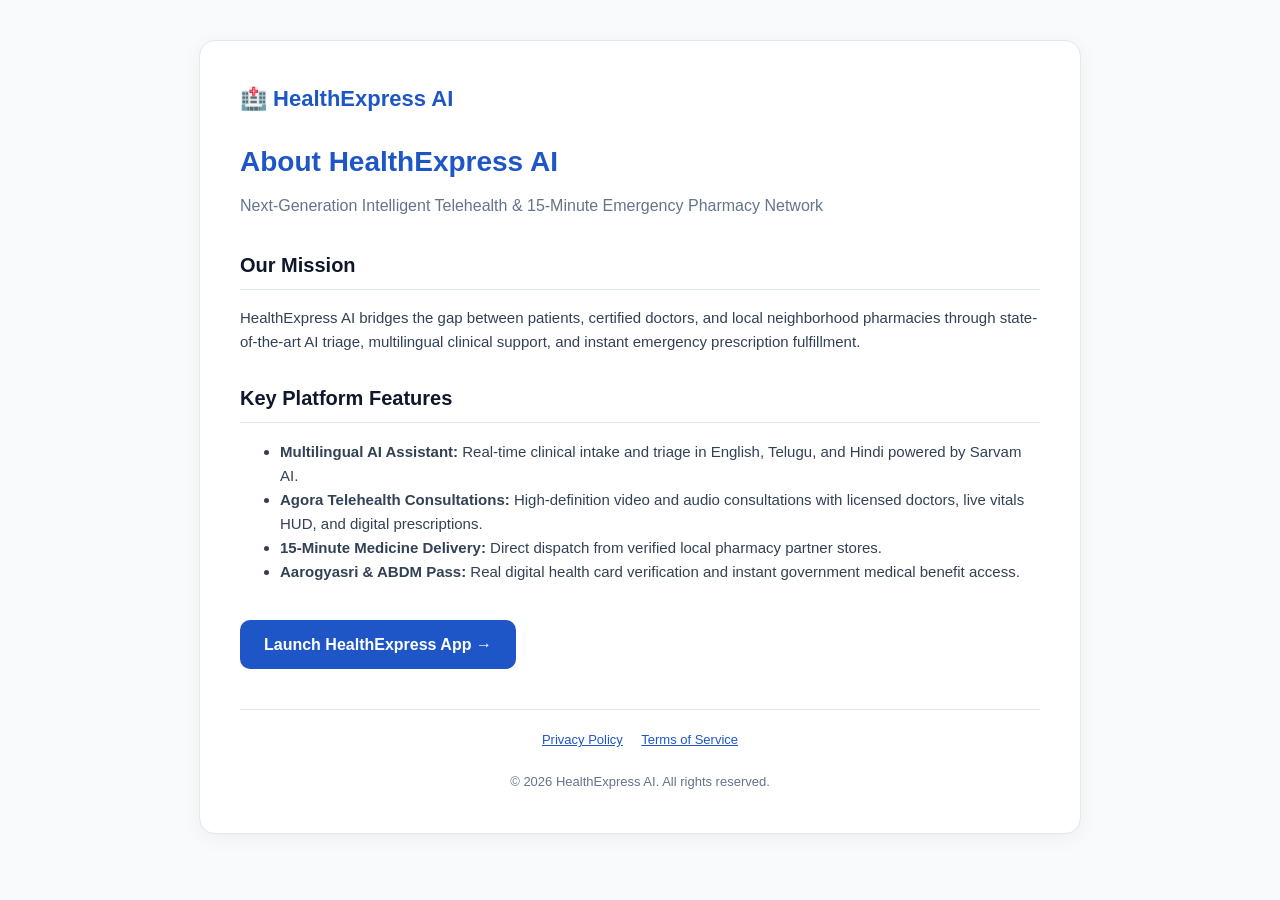
<file: about.html>
<!DOCTYPE html>
<html lang="en">
<head>
  <meta charset="UTF-8">
  <meta name="viewport" content="width=device-width, initial-scale=1.0">
  <title>About HealthExpress AI — Intelligent Healthcare Platform</title>
  <style>
    :root {
      --primary: #1E56C8;
      --text: #1E293B;
      --text-muted: #64748B;
      --bg: #F8FAFC;
      --card-bg: #FFFFFF;
      --border: #E2E8F0;
    }
    body {
      font-family: -apple-system, BlinkMacSystemFont, "Segoe UI", Roboto, Helvetica, Arial, sans-serif;
      background-color: var(--bg);
      color: var(--text);
      line-height: 1.6;
      margin: 0;
      padding: 40px 20px;
    }
    .container {
      max-width: 800px;
      margin: 0 auto;
      background: var(--card-bg);
      border: 1px solid var(--border);
      border-radius: 16px;
      padding: 40px;
      box-shadow: 0 4px 20px rgba(0, 0, 0, 0.05);
    }
    .logo {
      display: inline-flex;
      align-items: center;
      gap: 10px;
      color: var(--primary);
      font-size: 22px;
      font-weight: 800;
      margin-bottom: 24px;
      text-decoration: none;
    }
    h1 {
      font-size: 28px;
      color: var(--primary);
      margin-top: 0;
      margin-bottom: 8px;
    }
    .subtitle {
      color: var(--text-muted);
      font-size: 16px;
      margin-bottom: 30px;
    }
    h2 {
      font-size: 20px;
      margin-top: 28px;
      color: #0F172A;
      border-bottom: 1px solid var(--border);
      padding-bottom: 8px;
    }
    p, li {
      color: #334155;
      font-size: 15px;
    }
    .btn {
      display: inline-block;
      background: var(--primary);
      color: white;
      text-decoration: none;
      padding: 12px 24px;
      border-radius: 10px;
      font-weight: 700;
      margin-top: 20px;
    }
    .footer {
      margin-top: 40px;
      border-top: 1px solid var(--border);
      padding-top: 20px;
      font-size: 13px;
      color: var(--text-muted);
      text-align: center;
    }
  </style>
</head>
<body>
  <div class="container">
    <a href="./" class="logo">🏥 HealthExpress AI</a>
    <h1>About HealthExpress AI</h1>
    <div class="subtitle">Next-Generation Intelligent Telehealth & 15-Minute Emergency Pharmacy Network</div>

    <h2>Our Mission</h2>
    <p>HealthExpress AI bridges the gap between patients, certified doctors, and local neighborhood pharmacies through state-of-the-art AI triage, multilingual clinical support, and instant emergency prescription fulfillment.</p>

    <h2>Key Platform Features</h2>
    <ul>
      <li><strong>Multilingual AI Assistant:</strong> Real-time clinical intake and triage in English, Telugu, and Hindi powered by Sarvam AI.</li>
      <li><strong>Agora Telehealth Consultations:</strong> High-definition video and audio consultations with licensed doctors, live vitals HUD, and digital prescriptions.</li>
      <li><strong>15-Minute Medicine Delivery:</strong> Direct dispatch from verified local pharmacy partner stores.</li>
      <li><strong>Aarogyasri & ABDM Pass:</strong> Real digital health card verification and instant government medical benefit access.</li>
    </ul>

    <a href="./" class="btn">Launch HealthExpress App →</a>

    <div class="footer">
      <a href="privacy.html" style="color: var(--primary); margin-right: 15px;">Privacy Policy</a>
      <a href="terms.html" style="color: var(--primary);">Terms of Service</a>
      <br><br>
      © 2026 HealthExpress AI. All rights reserved.
    </div>
  </div>
</body>
</html>
</file>
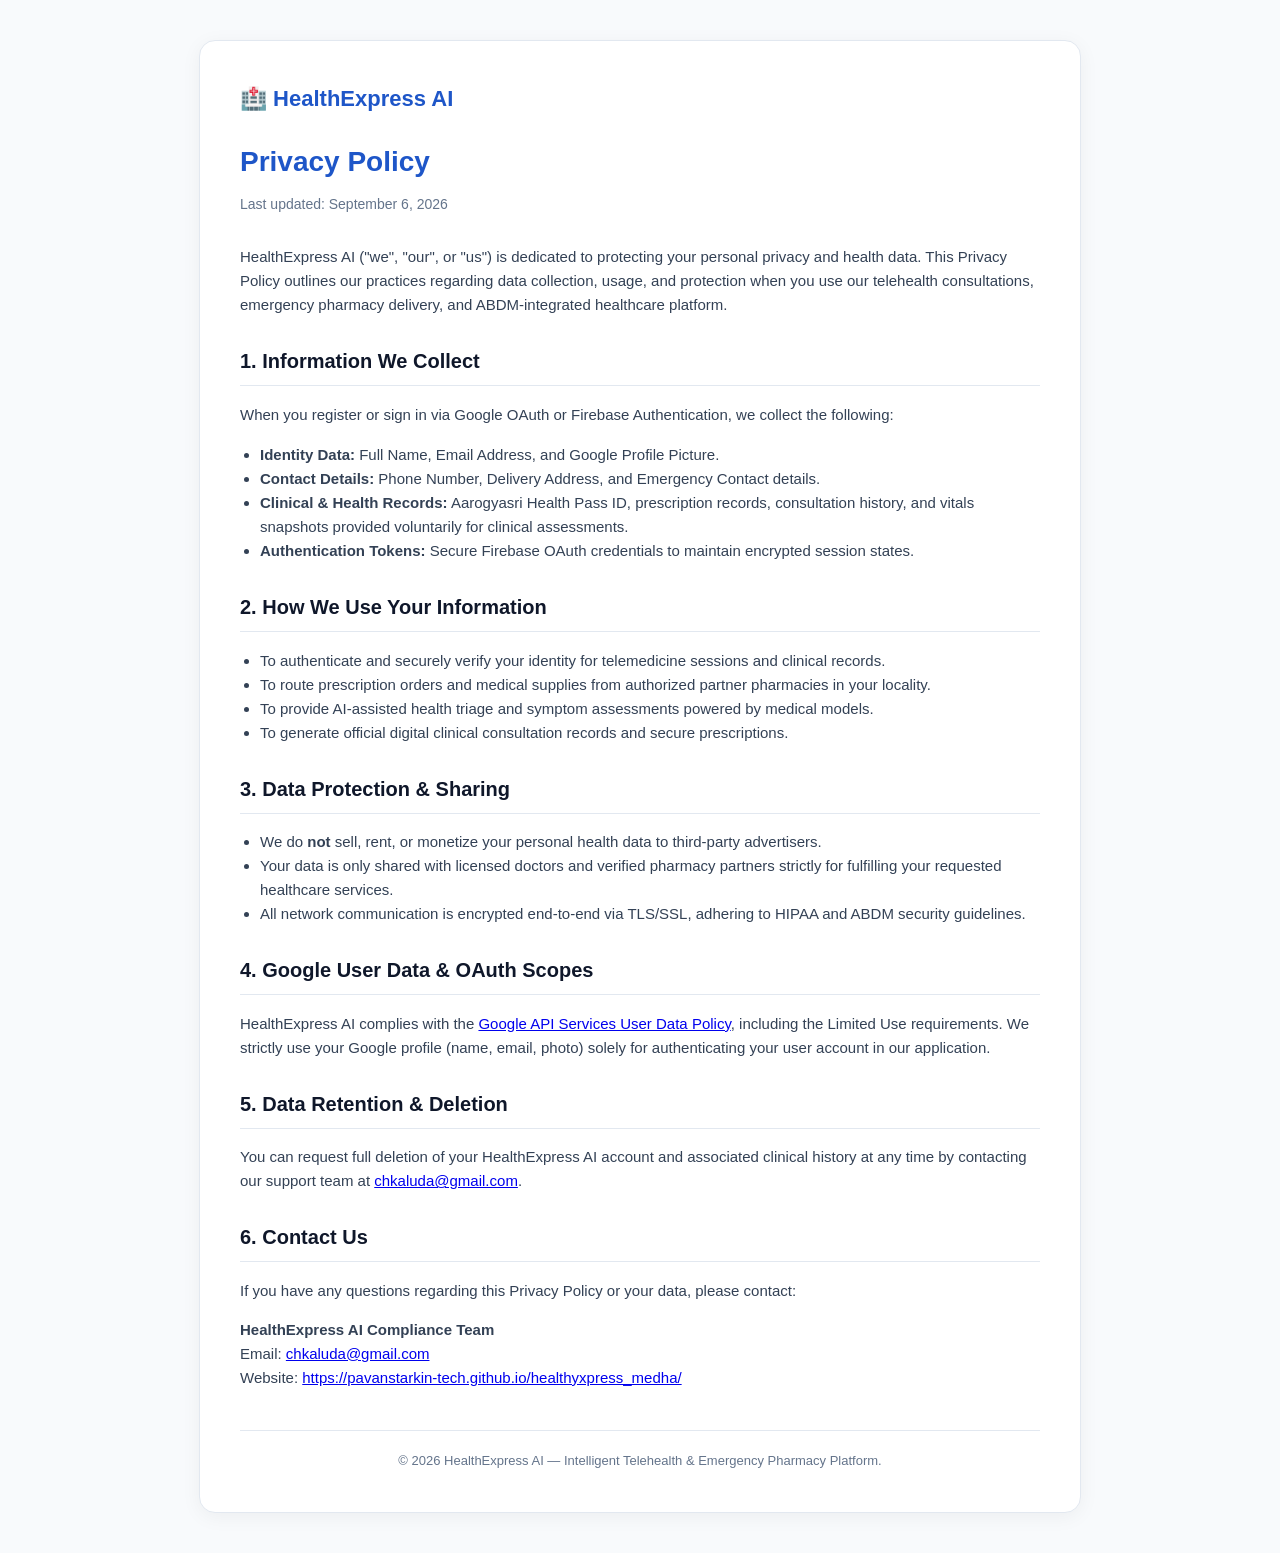
<file: privacy.html>
<!DOCTYPE html>
<html lang="en">
<head>
  <meta charset="UTF-8">
  <meta name="viewport" content="width=device-width, initial-scale=1.0">
  <title>Privacy Policy — HealthExpress AI</title>
  <style>
    :root {
      --primary: #1E56C8;
      --text: #1E293B;
      --text-muted: #64748B;
      --bg: #F8FAFC;
      --card-bg: #FFFFFF;
      --border: #E2E8F0;
    }
    body {
      font-family: -apple-system, BlinkMacSystemFont, "Segoe UI", Roboto, Helvetica, Arial, sans-serif;
      background-color: var(--bg);
      color: var(--text);
      line-height: 1.6;
      margin: 0;
      padding: 40px 20px;
    }
    .container {
      max-width: 800px;
      margin: 0 auto;
      background: var(--card-bg);
      border: 1px solid var(--border);
      border-radius: 16px;
      padding: 40px;
      box-shadow: 0 4px 20px rgba(0, 0, 0, 0.05);
    }
    .logo {
      display: inline-flex;
      align-items: center;
      gap: 10px;
      color: var(--primary);
      font-size: 22px;
      font-weight: 800;
      margin-bottom: 24px;
      text-decoration: none;
    }
    h1 {
      font-size: 28px;
      color: var(--primary);
      margin-top: 0;
      margin-bottom: 8px;
    }
    .date {
      color: var(--text-muted);
      font-size: 14px;
      margin-bottom: 30px;
    }
    h2 {
      font-size: 20px;
      margin-top: 28px;
      color: #0F172A;
      border-bottom: 1px solid var(--border);
      padding-bottom: 8px;
    }
    p, li {
      color: #334155;
      font-size: 15px;
    }
    ul {
      padding-left: 20px;
    }
    .footer {
      margin-top: 40px;
      border-top: 1px solid var(--border);
      padding-top: 20px;
      font-size: 13px;
      color: var(--text-muted);
      text-align: center;
    }
  </style>
</head>
<body>
  <div class="container">
    <a href="./" class="logo">🏥 HealthExpress AI</a>
    <h1>Privacy Policy</h1>
    <div class="date">Last updated: September 6, 2026</div>

    <p>HealthExpress AI ("we", "our", or "us") is dedicated to protecting your personal privacy and health data. This Privacy Policy outlines our practices regarding data collection, usage, and protection when you use our telehealth consultations, emergency pharmacy delivery, and ABDM-integrated healthcare platform.</p>

    <h2>1. Information We Collect</h2>
    <p>When you register or sign in via Google OAuth or Firebase Authentication, we collect the following:</p>
    <ul>
      <li><strong>Identity Data:</strong> Full Name, Email Address, and Google Profile Picture.</li>
      <li><strong>Contact Details:</strong> Phone Number, Delivery Address, and Emergency Contact details.</li>
      <li><strong>Clinical & Health Records:</strong> Aarogyasri Health Pass ID, prescription records, consultation history, and vitals snapshots provided voluntarily for clinical assessments.</li>
      <li><strong>Authentication Tokens:</strong> Secure Firebase OAuth credentials to maintain encrypted session states.</li>
    </ul>

    <h2>2. How We Use Your Information</h2>
    <ul>
      <li>To authenticate and securely verify your identity for telemedicine sessions and clinical records.</li>
      <li>To route prescription orders and medical supplies from authorized partner pharmacies in your locality.</li>
      <li>To provide AI-assisted health triage and symptom assessments powered by medical models.</li>
      <li>To generate official digital clinical consultation records and secure prescriptions.</li>
    </ul>

    <h2>3. Data Protection & Sharing</h2>
    <ul>
      <li>We do <strong>not</strong> sell, rent, or monetize your personal health data to third-party advertisers.</li>
      <li>Your data is only shared with licensed doctors and verified pharmacy partners strictly for fulfilling your requested healthcare services.</li>
      <li>All network communication is encrypted end-to-end via TLS/SSL, adhering to HIPAA and ABDM security guidelines.</li>
    </ul>

    <h2>4. Google User Data & OAuth Scopes</h2>
    <p>HealthExpress AI complies with the <a href="https://developers.google.com/terms/api-services-user-data-policy" target="_blank">Google API Services User Data Policy</a>, including the Limited Use requirements. We strictly use your Google profile (name, email, photo) solely for authenticating your user account in our application.</p>

    <h2>5. Data Retention & Deletion</h2>
    <p>You can request full deletion of your HealthExpress AI account and associated clinical history at any time by contacting our support team at <a href="mailto:chkaluda@gmail.com">chkaluda@gmail.com</a>.</p>

    <h2>6. Contact Us</h2>
    <p>If you have any questions regarding this Privacy Policy or your data, please contact:</p>
    <p><strong>HealthExpress AI Compliance Team</strong><br>
    Email: <a href="mailto:chkaluda@gmail.com">chkaluda@gmail.com</a><br>
    Website: <a href="https://pavanstarkin-tech.github.io/healthyxpress_medha/">https://pavanstarkin-tech.github.io/healthyxpress_medha/</a></p>

    <div class="footer">
      © 2026 HealthExpress AI — Intelligent Telehealth & Emergency Pharmacy Platform.
    </div>
  </div>
</body>
</html>
</file>
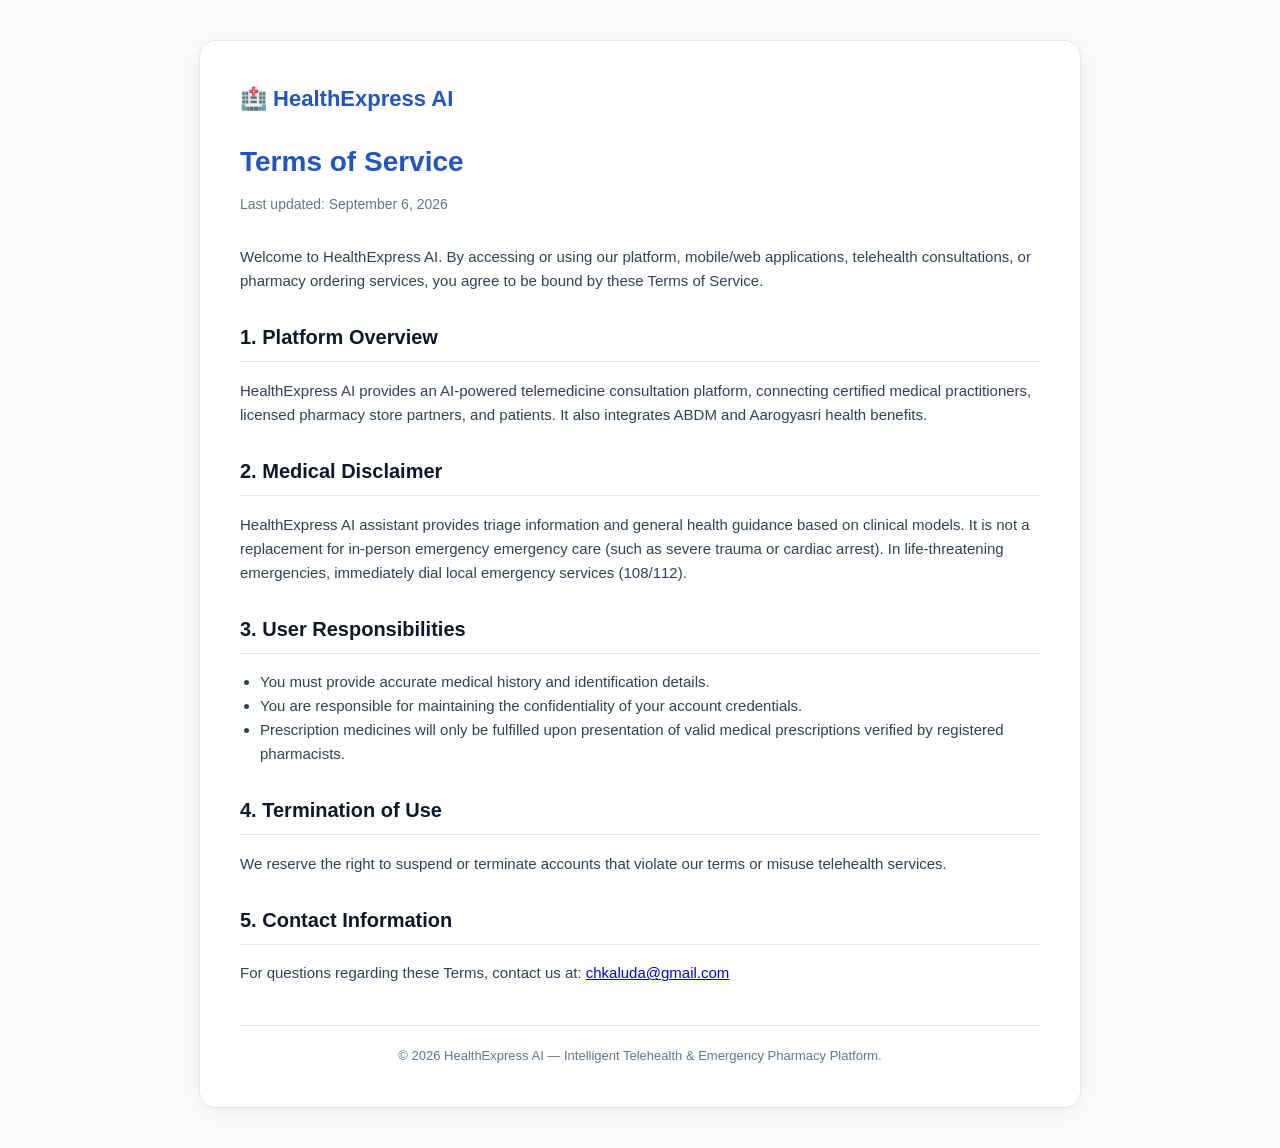
<file: terms.html>
<!DOCTYPE html>
<html lang="en">
<head>
  <meta charset="UTF-8">
  <meta name="viewport" content="width=device-width, initial-scale=1.0">
  <title>Terms of Service — HealthExpress AI</title>
  <style>
    :root {
      --primary: #1E56C8;
      --text: #1E293B;
      --text-muted: #64748B;
      --bg: #F8FAFC;
      --card-bg: #FFFFFF;
      --border: #E2E8F0;
    }
    body {
      font-family: -apple-system, BlinkMacSystemFont, "Segoe UI", Roboto, Helvetica, Arial, sans-serif;
      background-color: var(--bg);
      color: var(--text);
      line-height: 1.6;
      margin: 0;
      padding: 40px 20px;
    }
    .container {
      max-width: 800px;
      margin: 0 auto;
      background: var(--card-bg);
      border: 1px solid var(--border);
      border-radius: 16px;
      padding: 40px;
      box-shadow: 0 4px 20px rgba(0, 0, 0, 0.05);
    }
    .logo {
      display: inline-flex;
      align-items: center;
      gap: 10px;
      color: var(--primary);
      font-size: 22px;
      font-weight: 800;
      margin-bottom: 24px;
      text-decoration: none;
    }
    h1 {
      font-size: 28px;
      color: var(--primary);
      margin-top: 0;
      margin-bottom: 8px;
    }
    .date {
      color: var(--text-muted);
      font-size: 14px;
      margin-bottom: 30px;
    }
    h2 {
      font-size: 20px;
      margin-top: 28px;
      color: #0F172A;
      border-bottom: 1px solid var(--border);
      padding-bottom: 8px;
    }
    p, li {
      color: #334155;
      font-size: 15px;
    }
    ul {
      padding-left: 20px;
    }
    .footer {
      margin-top: 40px;
      border-top: 1px solid var(--border);
      padding-top: 20px;
      font-size: 13px;
      color: var(--text-muted);
      text-align: center;
    }
  </style>
</head>
<body>
  <div class="container">
    <a href="./" class="logo">🏥 HealthExpress AI</a>
    <h1>Terms of Service</h1>
    <div class="date">Last updated: September 6, 2026</div>

    <p>Welcome to HealthExpress AI. By accessing or using our platform, mobile/web applications, telehealth consultations, or pharmacy ordering services, you agree to be bound by these Terms of Service.</p>

    <h2>1. Platform Overview</h2>
    <p>HealthExpress AI provides an AI-powered telemedicine consultation platform, connecting certified medical practitioners, licensed pharmacy store partners, and patients. It also integrates ABDM and Aarogyasri health benefits.</p>

    <h2>2. Medical Disclaimer</h2>
    <p>HealthExpress AI assistant provides triage information and general health guidance based on clinical models. It is not a replacement for in-person emergency emergency care (such as severe trauma or cardiac arrest). In life-threatening emergencies, immediately dial local emergency services (108/112).</p>

    <h2>3. User Responsibilities</h2>
    <ul>
      <li>You must provide accurate medical history and identification details.</li>
      <li>You are responsible for maintaining the confidentiality of your account credentials.</li>
      <li>Prescription medicines will only be fulfilled upon presentation of valid medical prescriptions verified by registered pharmacists.</li>
    </ul>

    <h2>4. Termination of Use</h2>
    <p>We reserve the right to suspend or terminate accounts that violate our terms or misuse telehealth services.</p>

    <h2>5. Contact Information</h2>
    <p>For questions regarding these Terms, contact us at: <a href="mailto:chkaluda@gmail.com">chkaluda@gmail.com</a></p>

    <div class="footer">
      © 2026 HealthExpress AI — Intelligent Telehealth & Emergency Pharmacy Platform.
    </div>
  </div>
</body>
</html>
</file>
